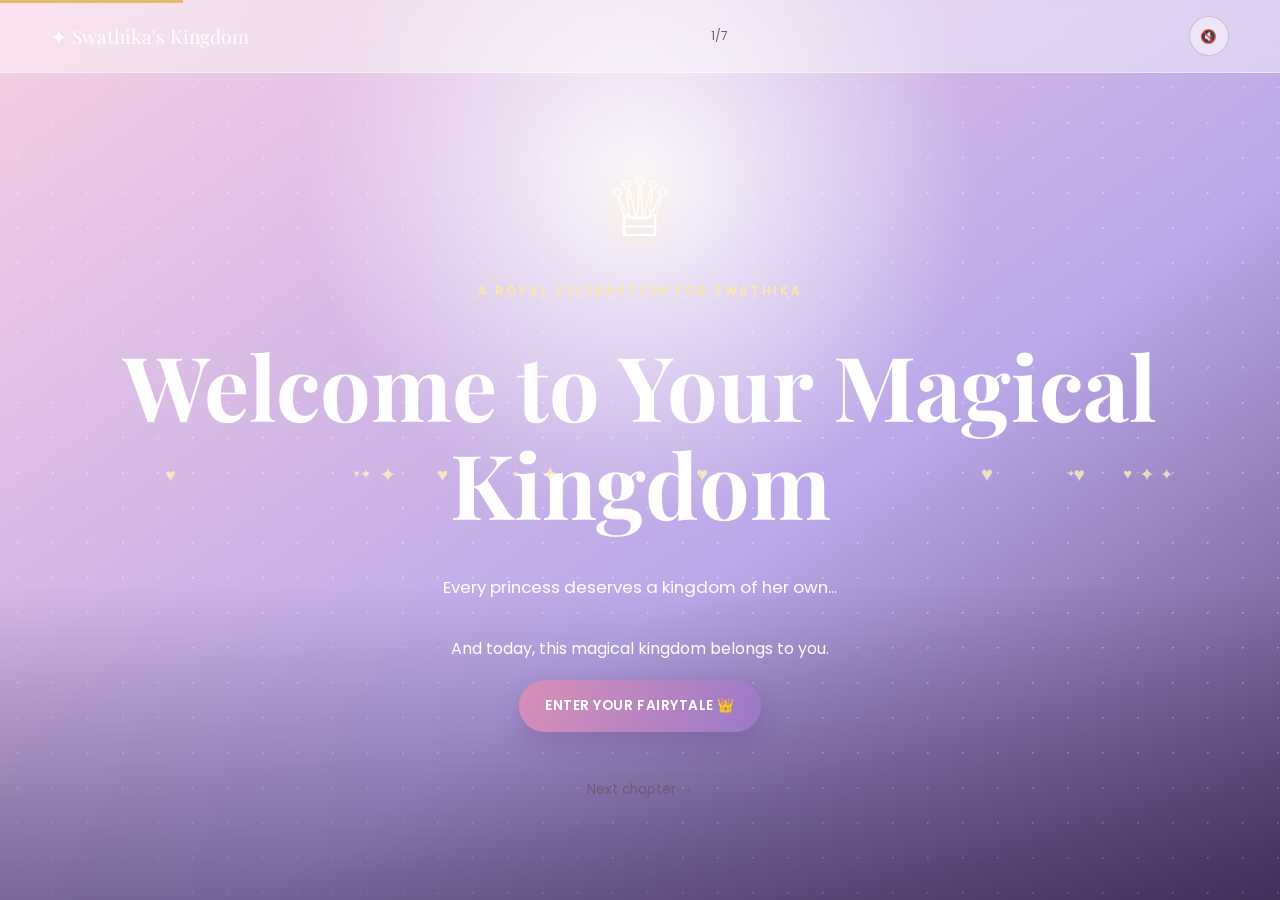
<file: index.html>
<!doctype html><html lang="en"><head><meta charset="utf-8"><meta name="viewport" content="width=device-width,initial-scale=1"><title>Swathika's Magical Kingdom</title><link rel="stylesheet" href="css/style.css"></head><body data-page="1" class="hero page"><div class="progress" data-progress></div><div class="topbar"><span class="brand">✦ Swathika's Kingdom</span><span class="progress-label" data-progress-label></span><button class="music" data-music>🔇</button></div><div class="crown">♕</div><p class="eyebrow">A royal celebration for <span data-name></span></p><h1 data-content="welcomeHeading">Welcome to Your Magical Kingdom</h1><p class="subtitle" data-content="welcomeSubtitle">Every princess deserves a kingdom of her own...</p><p data-content="welcomeMessage">And today, this magical kingdom belongs to you.</p><a class="btn" href="welcome.html">ENTER YOUR FAIRYTALE 👑</a><script src="js/content.js"></script><script>document.querySelector('[data-name]').textContent=princessContent.princessName;document.querySelector('[data-content="welcomeHeading"]').textContent=princessContent.welcomeHeading;document.querySelector('[data-content="welcomeSubtitle"]').textContent=princessContent.welcomeSubtitle;document.querySelector('[data-content="welcomeMessage"]').textContent=princessContent.welcomeMessage;</script><script src="js/script.js"></script></body></html>
</file>
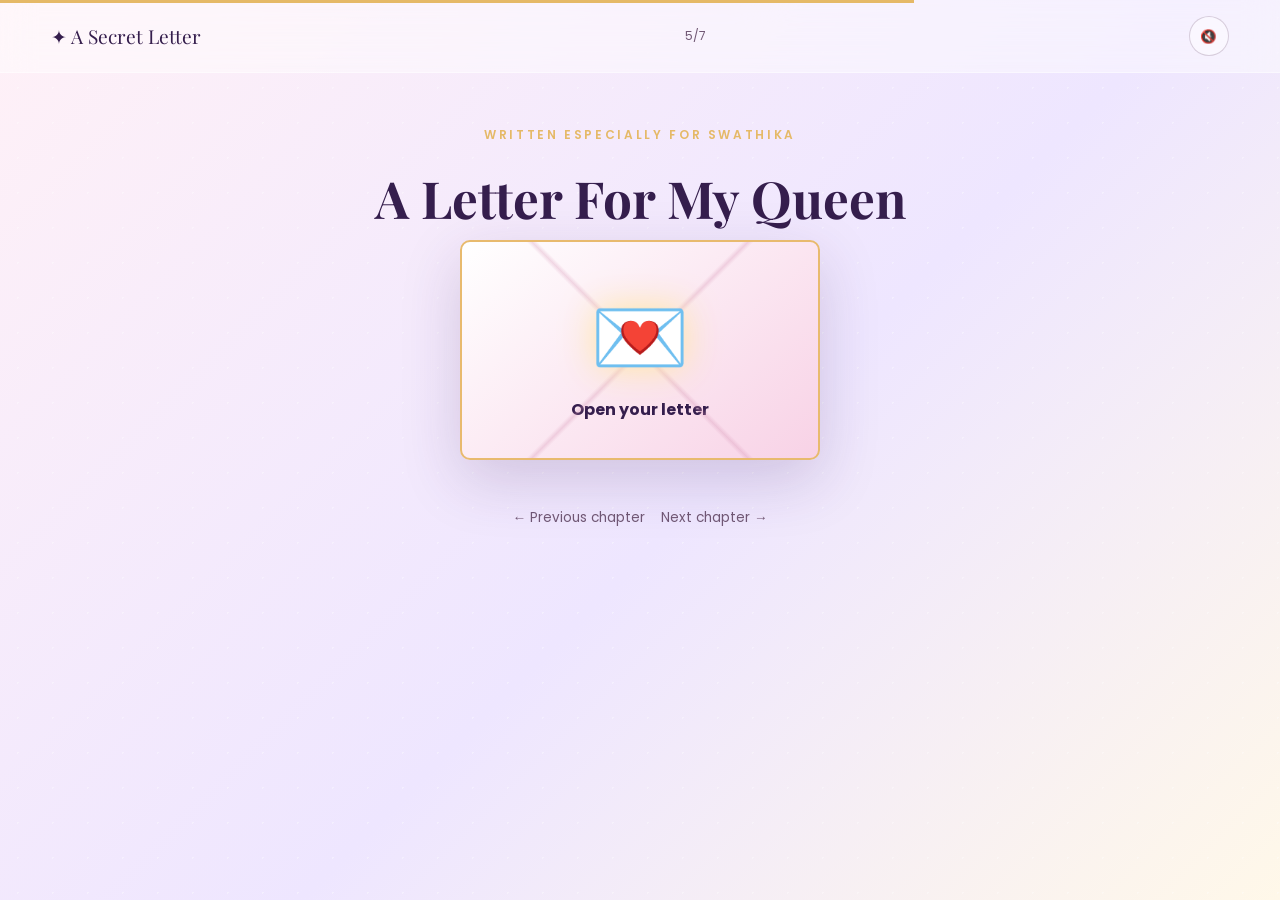
<file: letter.html>
<!doctype html>
<html lang="en">
<head><meta charset="utf-8"><meta name="viewport" content="width=device-width,initial-scale=1"><title>A Letter For My Queen</title><link rel="stylesheet" href="css/style.css"></head>
<body data-page="5">
  <div class="progress" data-progress></div>
  <div class="topbar"><span class="brand">✦ A Secret Letter</span><span class="progress-label" data-progress-label></span><button class="music" data-music>🔇</button></div>
  <main class="page">
    <p class="eyebrow">Written especially for <span data-name></span></p>
    <h2>A Letter For My Queen</h2>
    <div class="envelope" data-envelope><div><div class="crown">💌</div><strong>Open your letter</strong></div></div>
    <article class="glass panel hidden" data-letter><h2></h2><p class="letter" data-message></p><a class="btn hidden" data-next href="surprise.html">UNLOCK YOUR FINAL SURPRISE 🎁</a></article>
  </main>
  <script src="js/content.js"></script><script src="js/script.js"></script>
  <script>
    document.querySelector("[data-name]").textContent = princessContent.princessName;
    document.querySelector("[data-envelope]").onclick = () => {
      const letter = document.querySelector("[data-letter]");
      letter.querySelector("h2").textContent = princessContent.loveLetter.heading;
      letter.classList.remove("hidden");
      letter.classList.add("reveal");
      document.querySelector("[data-envelope]").classList.add("hidden");
      window.typeText(letter.querySelector("[data-message]"), princessContent.loveLetter.message, () => {
        letter.querySelector("[data-next]").classList.remove("hidden");
      });
    };
  </script>
</body>
</html>
</file>
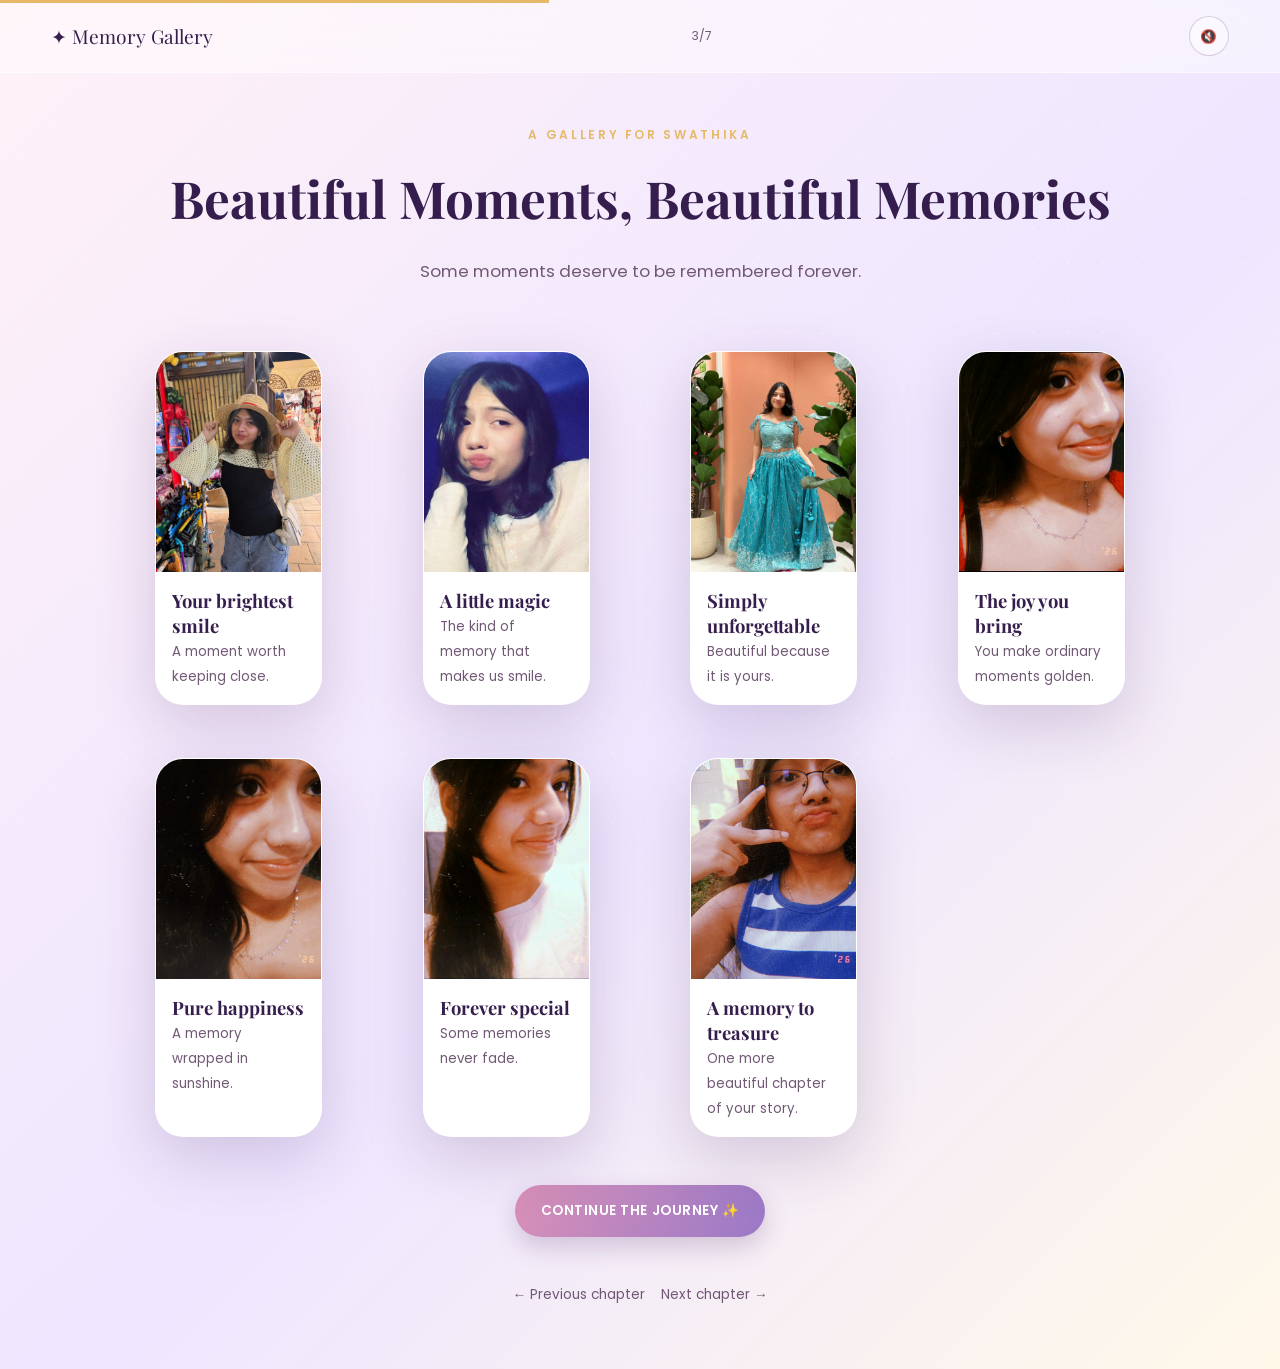
<file: memories.html>
<!doctype html><html lang="en"><head><meta charset="utf-8"><meta name="viewport" content="width=device-width,initial-scale=1"><title>Beautiful Memories</title><link rel="stylesheet" href="css/style.css"></head><body data-page="3"><div class="progress" data-progress></div><div class="topbar"><span class="brand">✦ Memory Gallery</span><span class="progress-label" data-progress-label></span><button class="music" data-music>🔇</button></div><main class="page"><p class="eyebrow">A gallery for <span data-name></span></p><h2 data-heading></h2><p class="subtitle" data-subtitle></p><div class="gallery" data-gallery></div><a class="btn" href="princess.html">CONTINUE THE JOURNEY ✨</a></main><div class="lightbox hidden" data-lightbox><button class="close" data-close>×</button><button class="btn" data-prev>‹</button><img alt=""><button class="btn" data-next>›</button></div><script src="js/content.js"></script><script src="js/script.js"></script><script>const gallery=document.querySelector('[data-gallery]'),light=document.querySelector('[data-lightbox]'),lightImg=light.querySelector('img');let current=0;princessContent.memories.forEach((m,i)=>{const f=document.createElement('figure');f.className='memory glass';f.innerHTML=`<img src="${m.image}" alt="${m.caption}"><figcaption><strong>${m.caption}</strong><small>${m.description}</small></figcaption>`;f.onclick=()=>{current=i;lightImg.src=m.image;light.classList.remove('hidden')};gallery.append(f)});document.querySelector('[data-name]').textContent=princessContent.princessName;document.querySelector('[data-heading]').textContent=princessContent.memoriesHeading;document.querySelector('[data-subtitle]').textContent=princessContent.memoriesSubtitle;document.querySelector('[data-close]').onclick=()=>light.classList.add('hidden');document.querySelector('[data-prev]').onclick=()=>{current=(current-1+princessContent.memories.length)%princessContent.memories.length;lightImg.src=princessContent.memories[current].image};document.querySelector('[data-next]').onclick=()=>{current=(current+1)%princessContent.memories.length;lightImg.src=princessContent.memories[current].image};</script></body></html>
</file>
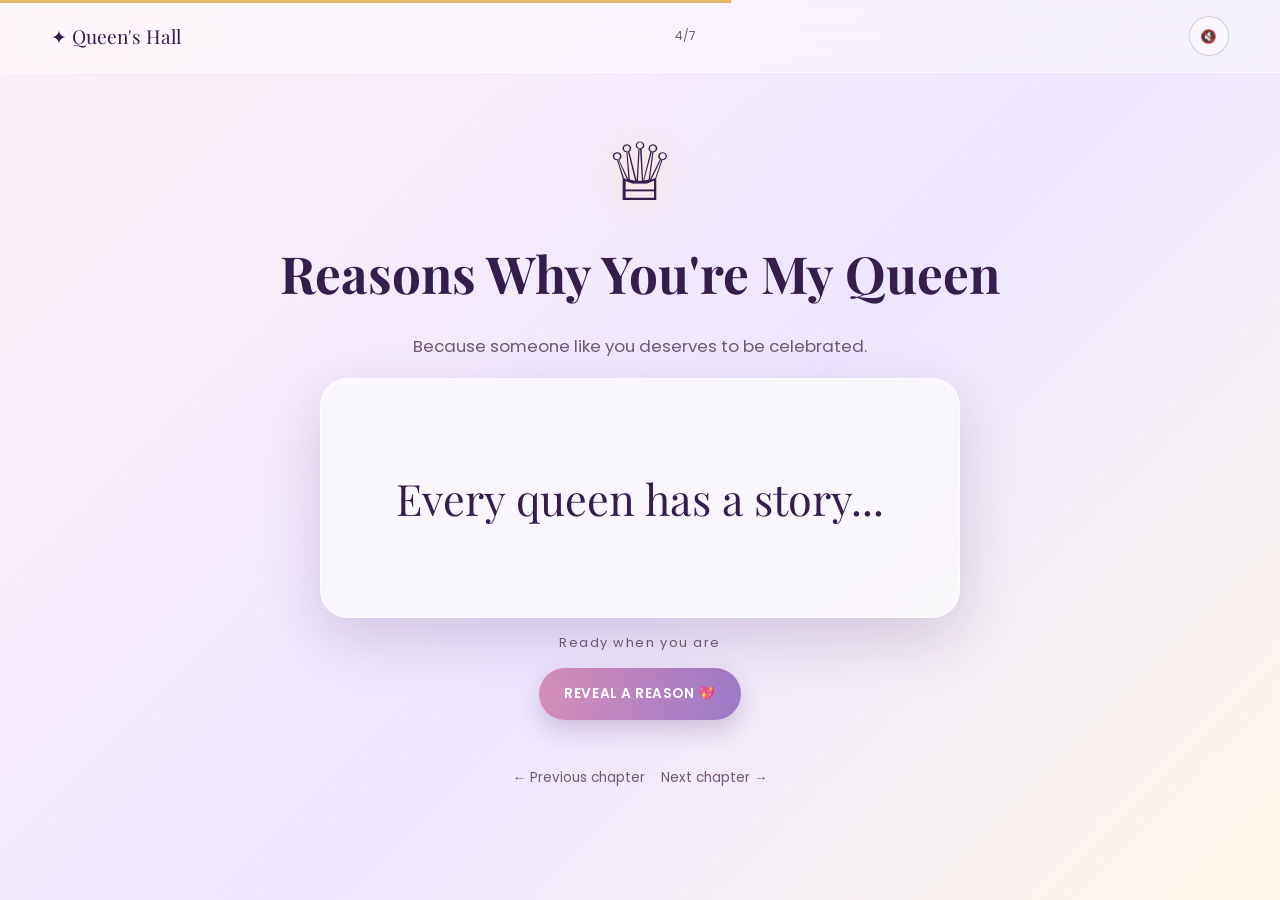
<file: princess.html>
<!doctype html><html lang="en"><head><meta charset="utf-8"><meta name="viewport" content="width=device-width,initial-scale=1"><title>Why You're My Queen</title><link rel="stylesheet" href="css/style.css"></head><body data-page="4"><div class="progress" data-progress></div><div class="topbar"><span class="brand">✦ Queen's Hall</span><span class="progress-label" data-progress-label></span><button class="music" data-music>🔇</button></div><main class="page"><div class="crown">♕</div><h2 data-heading></h2><p class="subtitle" data-subtitle></p><div class="reason-card glass" data-card>Every queen has a story...</div><div class="counter" data-counter>Ready when you are</div><button class="btn" data-reveal>REVEAL A REASON 💖</button><a class="btn hidden" data-letter href="letter.html">READ YOUR LOVE LETTER 💌</a></main><script src="js/content.js"></script><script src="js/script.js"></script><script>let n=0;const card=document.querySelector('[data-card]'),counter=document.querySelector('[data-counter]'),reveal=document.querySelector('[data-reveal]'),next=document.querySelector('[data-letter]');reveal.onclick=()=>{card.classList.remove('reveal');void card.offsetWidth;card.classList.add('reveal');card.textContent=princessContent.queenReasons[n];n++;counter.textContent=`${n} of ${princessContent.queenReasons.length}`;if(n===princessContent.queenReasons.length){reveal.classList.add('hidden');card.textContent='YOU ARE TRULY ONE OF A KIND, MY QUEEN 👑';next.classList.remove('hidden')}};document.querySelector('[data-heading]').textContent=princessContent.queenHeading;document.querySelector('[data-subtitle]').textContent=princessContent.queenSubtitle;</script></body></html>
</file>
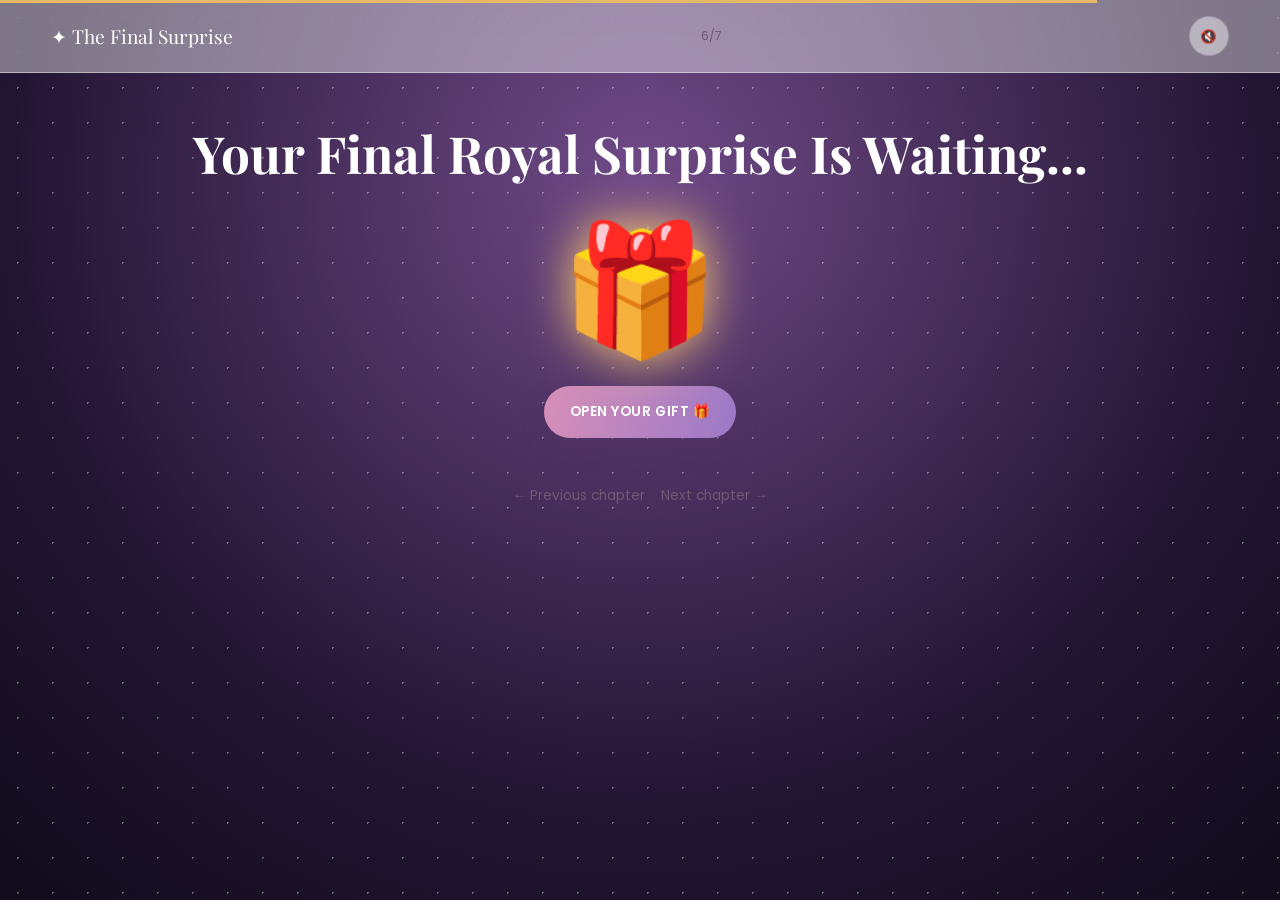
<file: surprise.html>
<!doctype html>
<html lang="en">
<head><meta charset="utf-8"><meta name="viewport" content="width=device-width,initial-scale=1"><title>Final Royal Surprise</title><link rel="stylesheet" href="css/style.css"></head>
<body data-page="6" class="dark">
  <div class="progress" data-progress></div>
  <div class="topbar"><span class="brand">✦ The Final Surprise</span><span class="progress-label" data-progress-label></span><button class="music" data-music>🔇</button></div>
  <main class="page">
    <h2 data-heading>Your Final Royal Surprise Is Waiting...</h2>
    <div class="gift" data-gift>🎁</div>
    <button class="btn" data-open>OPEN YOUR GIFT 🎁</button>
    <article class="glass panel hidden" data-message><p class="letter"></p><p class="reveal hidden" data-last>BUT WAIT... ONE LAST SURPRISE FOR YOU ❤️</p><a class="btn hidden" data-video href="video.html">WATCH YOUR SPECIAL VIDEO 🎬</a></article>
  </main>
  <script src="js/content.js"></script><script src="js/script.js"></script><script src="js/surprise.js"></script>
  <script>
    document.querySelector("[data-heading]").textContent = princessContent.surpriseHeading;
    document.querySelector("[data-open]").addEventListener("click", () => {
      document.querySelector("[data-open]").classList.add("hidden");
      const message = document.querySelector("[data-message]");
      message.querySelector(".letter").textContent = princessContent.finalMessage;
      message.classList.remove("hidden");
      message.classList.add("reveal");
    }, { once: true });
  </script>
</body>
</html>
</file>
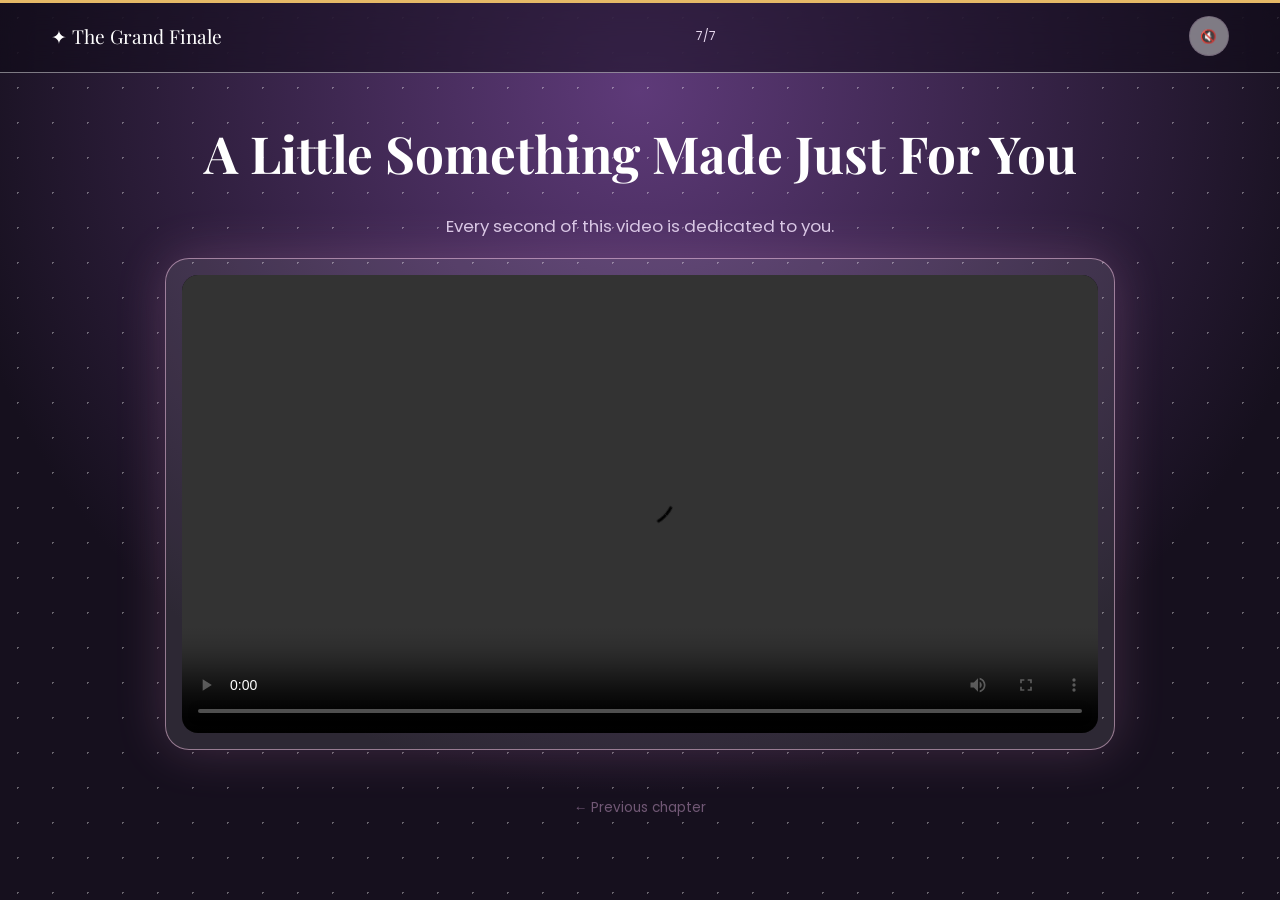
<file: video.html>
<!doctype html><html lang="en"><head><meta charset="utf-8"><meta name="viewport" content="width=device-width,initial-scale=1"><title>A Little Something For You</title><link rel="stylesheet" href="css/style.css"><link rel="stylesheet" href="css/video.css"></head><body data-page="7" class="video-page"><div class="progress" data-progress></div><div class="topbar"><span class="brand">✦ The Grand Finale</span><span class="progress-label" data-progress-label></span><button class="music" data-music>🔇</button></div><main class="page"><h2 data-heading>A Little Something Made Just For You</h2><p class="subtitle" data-subtitle>Every second of this video is dedicated to you.</p><div class="video-wrap"><video controls playsinline preload="metadata"><source src="videos/princess-edit.mp4" type="video/mp4">Your browser does not support video playback.</video></div><section class="ending hidden" data-video-end><div class="crown">♕</div><h2 data-complete></h2><p data-ending></p><div class="actions"><button class="btn" data-replay>REPLAY VIDEO</button><a class="btn secondary" href="index.html">RETURN TO THE BEGINNING</a></div></section></main><script src="js/content.js"></script><script src="js/script.js"></script><script src="js/video.js"></script><script>document.querySelector('[data-heading]').textContent=princessContent.videoHeading;document.querySelector('[data-subtitle]').textContent=princessContent.videoSubtitle;document.querySelector('[data-complete]').textContent=princessContent.videoComplete;document.querySelector('[data-ending]').textContent=princessContent.videoEnding;const video=document.querySelector('video'),source=document.querySelector('source');source.src=princessContent.videoSource;video.load();</script></body></html>
</file>
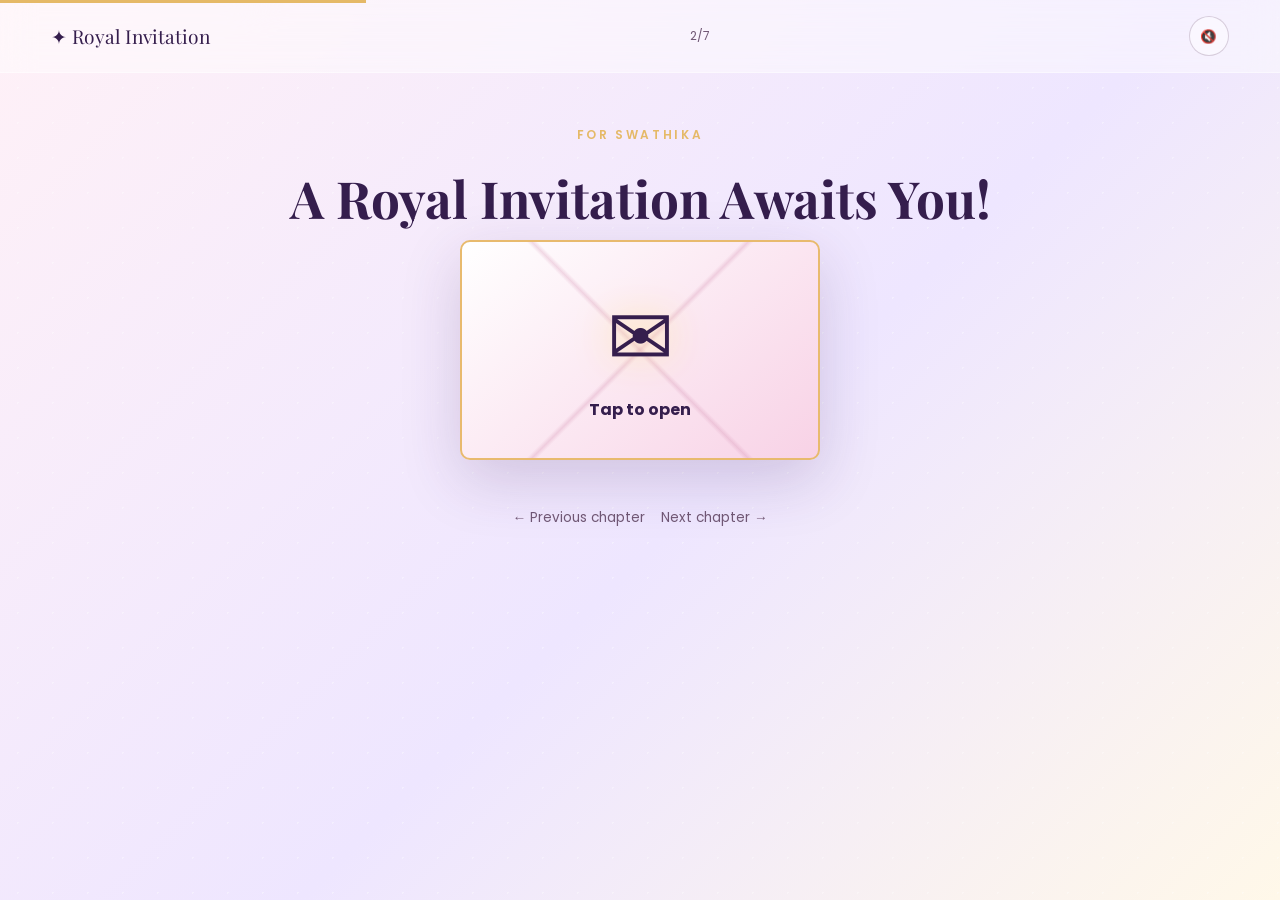
<file: welcome.html>
<!doctype html><html lang="en"><head><meta charset="utf-8"><meta name="viewport" content="width=device-width,initial-scale=1"><title>Royal Invitation</title><link rel="stylesheet" href="css/style.css"></head><body data-page="2"><div class="progress" data-progress></div><div class="topbar"><span class="brand">✦ Royal Invitation</span><span class="progress-label" data-progress-label></span><button class="music" data-music>🔇</button></div><main class="page"><p class="eyebrow">For <span data-name></span></p><h2 data-heading>A Royal Invitation Awaits You!</h2><div class="envelope" data-envelope><div><div class="crown">✉</div><strong>Tap to open</strong></div></div><article class="glass panel hidden" data-invite><p class="letter"></p><a class="btn" href="memories.html">ACCEPT YOUR INVITATION 💗</a></article></main><script src="js/content.js"></script><script src="js/script.js"></script><script>document.querySelector('[data-name]').textContent=princessContent.princessName;document.querySelector('[data-heading]').textContent=princessContent.invitationHeading;document.querySelector('[data-envelope]').onclick=()=>{document.querySelector('[data-envelope]').classList.add('open');const box=document.querySelector('[data-invite]');box.querySelector('.letter').textContent=princessContent.invitationMessage;box.classList.remove('hidden');box.classList.add('reveal');};</script></body></html>
</file>
<file: css/style.css>
@import url('https://fonts.googleapis.com/css2?family=Playfair+Display:wght@500;600;700&family=Poppins:wght@400;500;600&display=swap');
:root{--ink:#351e4d;--muted:#715875;--pink:#f7d8e9;--lav:#e8ddfa;--gold:#e5b967;--glass:rgba(255,255,255,.62);--shadow:0 20px 60px rgba(67,35,90,.18)}
*{box-sizing:border-box}html{scroll-behavior:smooth}body{margin:0;min-height:100vh;color:var(--ink);font-family:Poppins,sans-serif;background:linear-gradient(135deg,#fff1f7,#eee6ff 55%,#fff8e9);overflow-x:hidden}body:before{content:"";position:fixed;inset:0;pointer-events:none;opacity:.35;background-image:radial-gradient(#fff 1px,transparent 1px);background-size:35px 35px;z-index:-1}
h1,h2,h3{font-family:"Playfair Display",serif;line-height:1.1;margin:.25em 0}h1{font-size:clamp(2.6rem,7vw,5.8rem)}h2{font-size:clamp(2rem,4vw,3.8rem)}p{line-height:1.8}.page{min-height:100vh;padding:7rem 7vw 4rem;position:relative;display:flex;flex-direction:column;align-items:center;text-align:center}.hero{justify-content:center;background:radial-gradient(circle at 50% 20%,rgba(255,255,255,.9),transparent 35%),linear-gradient(145deg,#f6cfe2,#bba8e9 60%,#604778);color:#fff}.hero:after{content:"";position:absolute;inset:auto 0 0;height:35%;background:linear-gradient(transparent,rgba(31,16,52,.45));z-index:0}.hero>*{position:relative;z-index:1}.eyebrow{letter-spacing:.22em;text-transform:uppercase;font-size:.75rem;font-weight:600;color:var(--gold)}.hero .eyebrow{color:#ffe8a6}.subtitle{max-width:680px;color:var(--muted);font-size:1.05rem}.hero .subtitle{color:#fff}.crown{font-size:5rem;filter:drop-shadow(0 0 18px #ffe6a1);animation:float 3s ease-in-out infinite}.btn{border:0;border-radius:999px;padding:1rem 1.6rem;background:linear-gradient(110deg,#d890b7,#9a79c8);color:#fff;font:600 .85rem Poppins;letter-spacing:.04em;cursor:pointer;box-shadow:0 10px 24px rgba(91,44,111,.22);transition:.25s;display:inline-flex;align-items:center;justify-content:center;gap:.45rem;text-decoration:none}.btn:hover{transform:translateY(-3px);box-shadow:0 15px 32px rgba(91,44,111,.3)}.btn.secondary{background:rgba(255,255,255,.65);color:var(--ink);border:1px solid rgba(255,255,255,.8)}.actions{display:flex;gap:1rem;flex-wrap:wrap;justify-content:center;margin-top:2rem}.topbar{position:fixed;top:0;left:0;right:0;z-index:10;padding:1rem 4vw;display:flex;align-items:center;justify-content:space-between;background:rgba(255,255,255,.42);backdrop-filter:blur(16px);border-bottom:1px solid rgba(255,255,255,.45)}.brand{font-family:"Playfair Display";font-size:1.2rem}.music{border:1px solid rgba(78,39,82,.2);background:rgba(255,255,255,.45);border-radius:50%;width:40px;height:40px;cursor:pointer;color:var(--ink)}.progress{position:fixed;top:0;left:0;height:3px;background:var(--gold);z-index:20;transition:width .5s}.progress-label{font-size:.76rem;color:var(--muted)}.glass{background:var(--glass);backdrop-filter:blur(18px);border:1px solid rgba(255,255,255,.75);border-radius:28px;box-shadow:var(--shadow)}.panel{max-width:820px;padding:clamp(1.5rem,5vw,4rem);margin:auto}.envelope{width:min(360px,85vw);min-height:220px;padding:2rem;display:grid;place-items:center;cursor:pointer;position:relative;overflow:hidden;background:linear-gradient(140deg,#fff,#f8d2e6);border:2px solid #e8ba6e;border-radius:10px;box-shadow:var(--shadow)}.envelope:before{content:"";position:absolute;inset:0;background:linear-gradient(135deg,transparent 49%,rgba(211,142,176,.3) 50%,transparent 51%),linear-gradient(45deg,transparent 49%,rgba(211,142,176,.3) 50%,transparent 51%)}.envelope.open{transform:translateY(-8px);transition:.6s}.hidden{display:none!important}.reveal{animation:reveal .8s both}.letter{max-width:760px;text-align:left;white-space:pre-line}.reason-card{min-height:240px;display:grid;place-items:center;padding:2rem;max-width:640px;width:100%;font-family:"Playfair Display";font-size:clamp(1.5rem,4vw,2.7rem);text-align:center}.counter{font-size:.8rem;letter-spacing:.12em;color:var(--muted);margin:1rem}.gallery{display:grid;grid-template-columns:repeat(auto-fit,minmax(210px,1fr));gap:1.3rem;width:min(1050px,100%);margin:2rem 0}.memory{overflow:hidden;cursor:pointer;transition:.3s;background:#fff}.memory:hover{transform:translateY(-7px) rotate(1deg)}.memory img{width:100%;height:220px;object-fit:cover;display:block;background:linear-gradient(135deg,#f6cde2,#c8b7ed)}.memory figcaption{padding:1rem;text-align:left}.memory figcaption strong{display:block;font-family:"Playfair Display";font-size:1.15rem}.memory figcaption small{color:var(--muted)}.lightbox{position:fixed;inset:0;background:rgba(28,12,43,.86);z-index:30;display:grid;place-items:center;padding:2rem}.lightbox img{max-width:90vw;max-height:78vh;border-radius:18px}.close{position:absolute;right:2rem;top:1.3rem;color:#fff;background:none;border:0;font-size:2rem}.gift{font-size:8rem;filter:drop-shadow(0 0 25px #ffcd70);animation:float 2.8s infinite}.dark{background:radial-gradient(circle at 50% 20%,#704a88,#221532 65%,#110b1b);color:#fff}.dark .subtitle{color:#eadcf4}.video-wrap{width:min(950px,100%);padding:1rem;background:rgba(255,255,255,.1);border:1px solid rgba(255,205,238,.5);border-radius:24px;box-shadow:0 0 50px rgba(239,153,214,.2)}video{width:100%;max-height:68vh;display:block;border-radius:16px;background:#100b18}.ending{max-width:650px}.sparkle{position:fixed;pointer-events:none;animation:drift 8s linear infinite;color:#fff6bd;opacity:.75}.footer-nav{display:flex;gap:1rem;justify-content:center;margin-top:3rem}.footer-nav a{color:var(--muted);text-decoration:none;font-size:.85rem}@keyframes float{50%{transform:translateY(-14px) rotate(2deg)}}@keyframes reveal{from{opacity:0;transform:translateY(25px) scale(.96)}to{opacity:1;transform:none}}@keyframes drift{from{transform:translateY(110vh) rotate(0)}to{transform:translateY(-15vh) rotate(360deg)}}@media(max-width:600px){.page{padding:6rem 5vw 3rem}.topbar{padding:.8rem 5vw}.footer-nav{flex-wrap:wrap}.actions .btn{width:100%}.memory img{height:180px}}
@media(prefers-reduced-motion:reduce){*,*:before,*:after{animation-duration:.01ms!important;transition-duration:.01ms!important;scroll-behavior:auto!important}}.media-notice{padding:3rem 1rem;color:#f8d9ef}.gift-open{animation:giftOpen .8s both}.confetti{position:fixed;left:50%;top:45%;z-index:25;color:#ffd978;font-size:1.5rem;pointer-events:none;animation:confetti 2s var(--delay) ease-out both}@keyframes giftOpen{50%{transform:scale(1.25) rotate(-8deg);filter:drop-shadow(0 0 42px #ffe38d)}100%{transform:scale(1.05)}}@keyframes confetti{to{transform:translate(var(--x),70vh) rotate(540deg);opacity:0}}
</file>
<file: css/video.css>
.video-page{background:radial-gradient(circle at 50% 10%,#5e3a79,#16101e 68%);color:#fff}
.video-page .topbar{background:rgba(13,8,20,.5);color:#fff}.video-page .progress-label{color:#e8d9ef}.video-page .subtitle{color:#d9c8e5}
</file>
